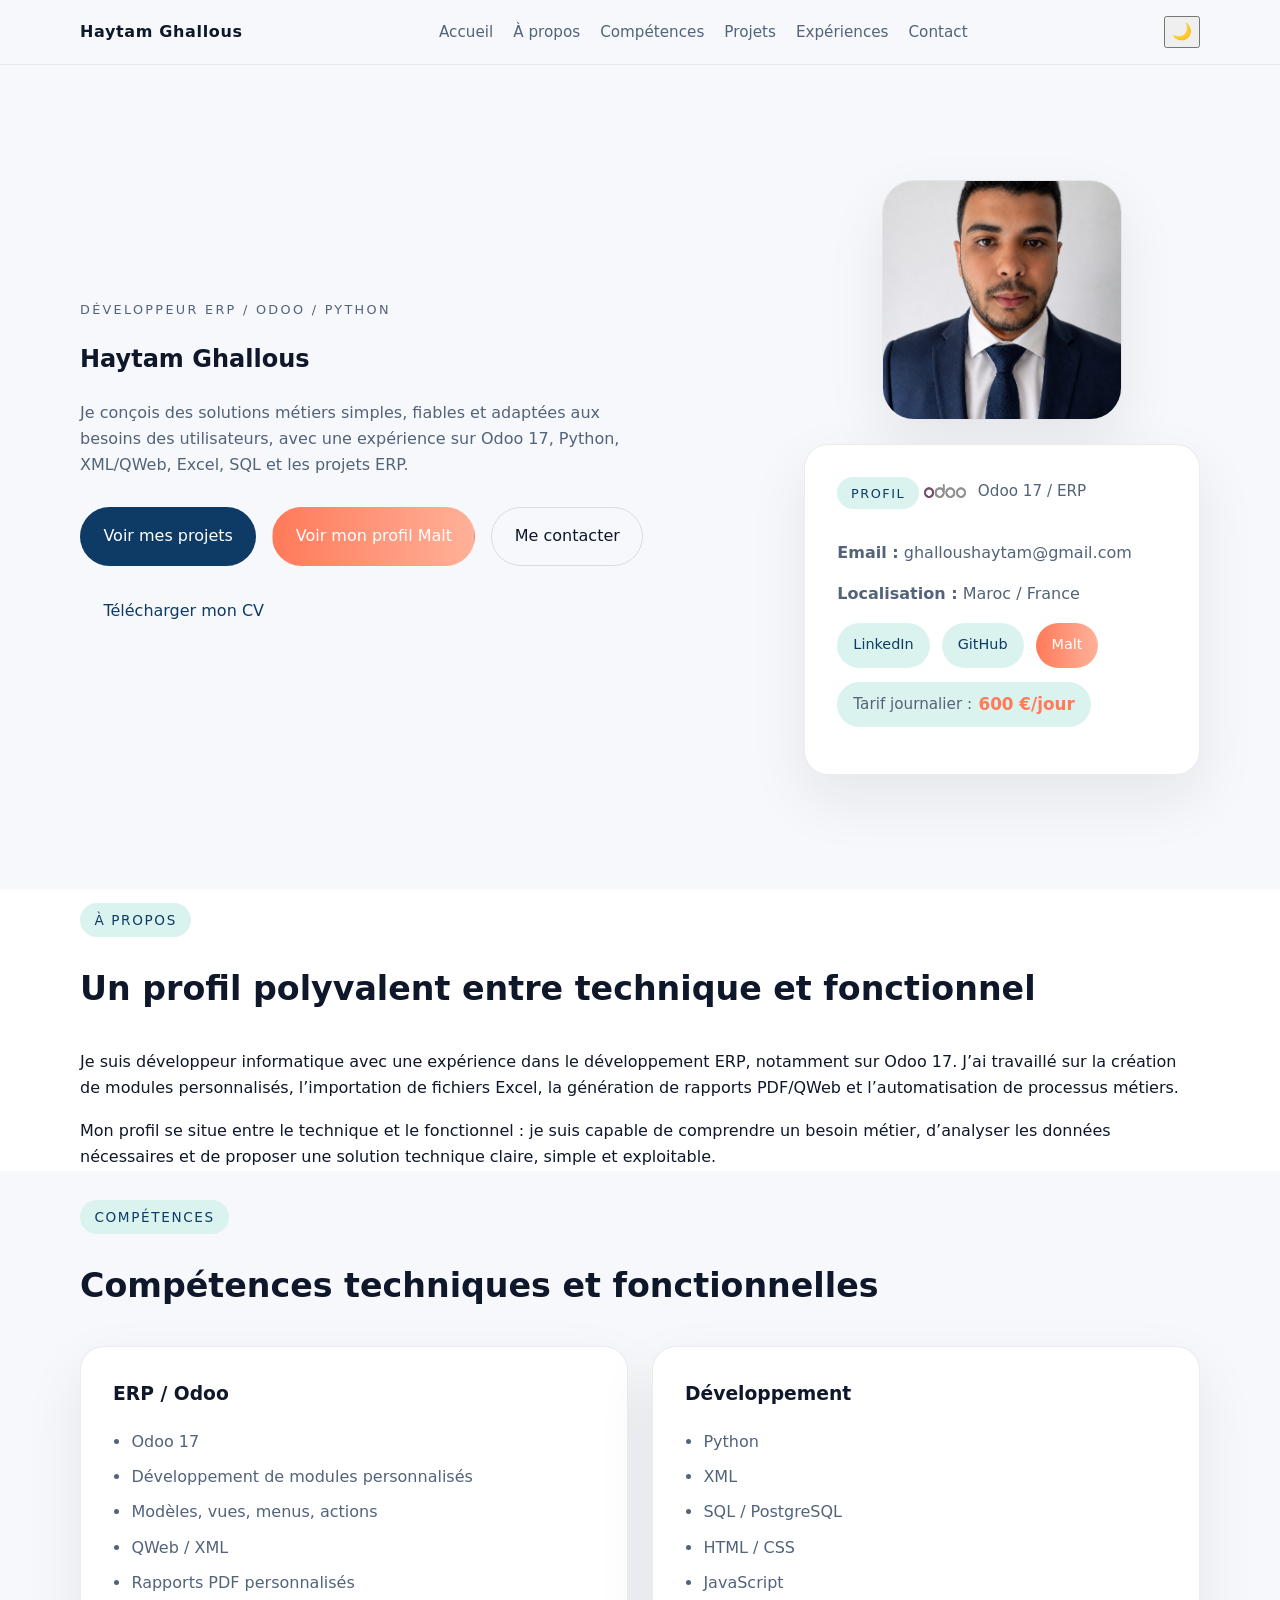
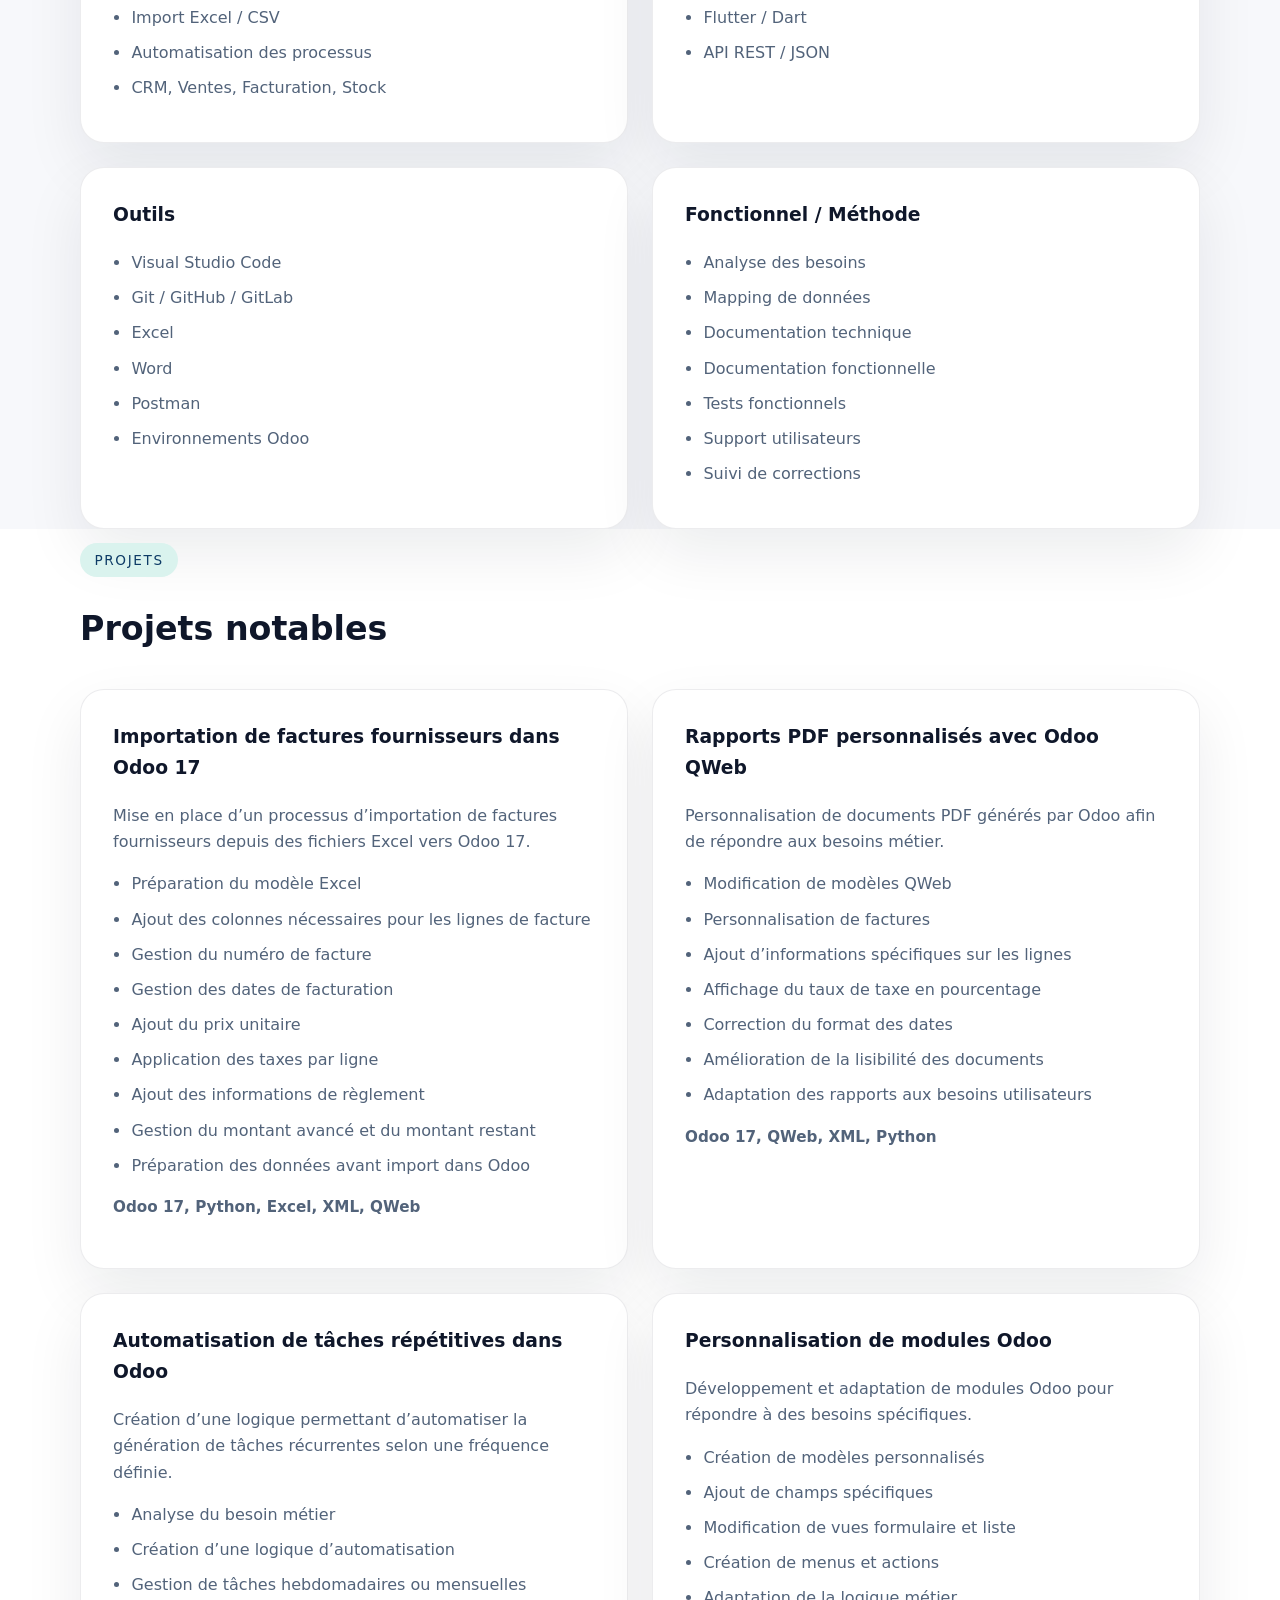
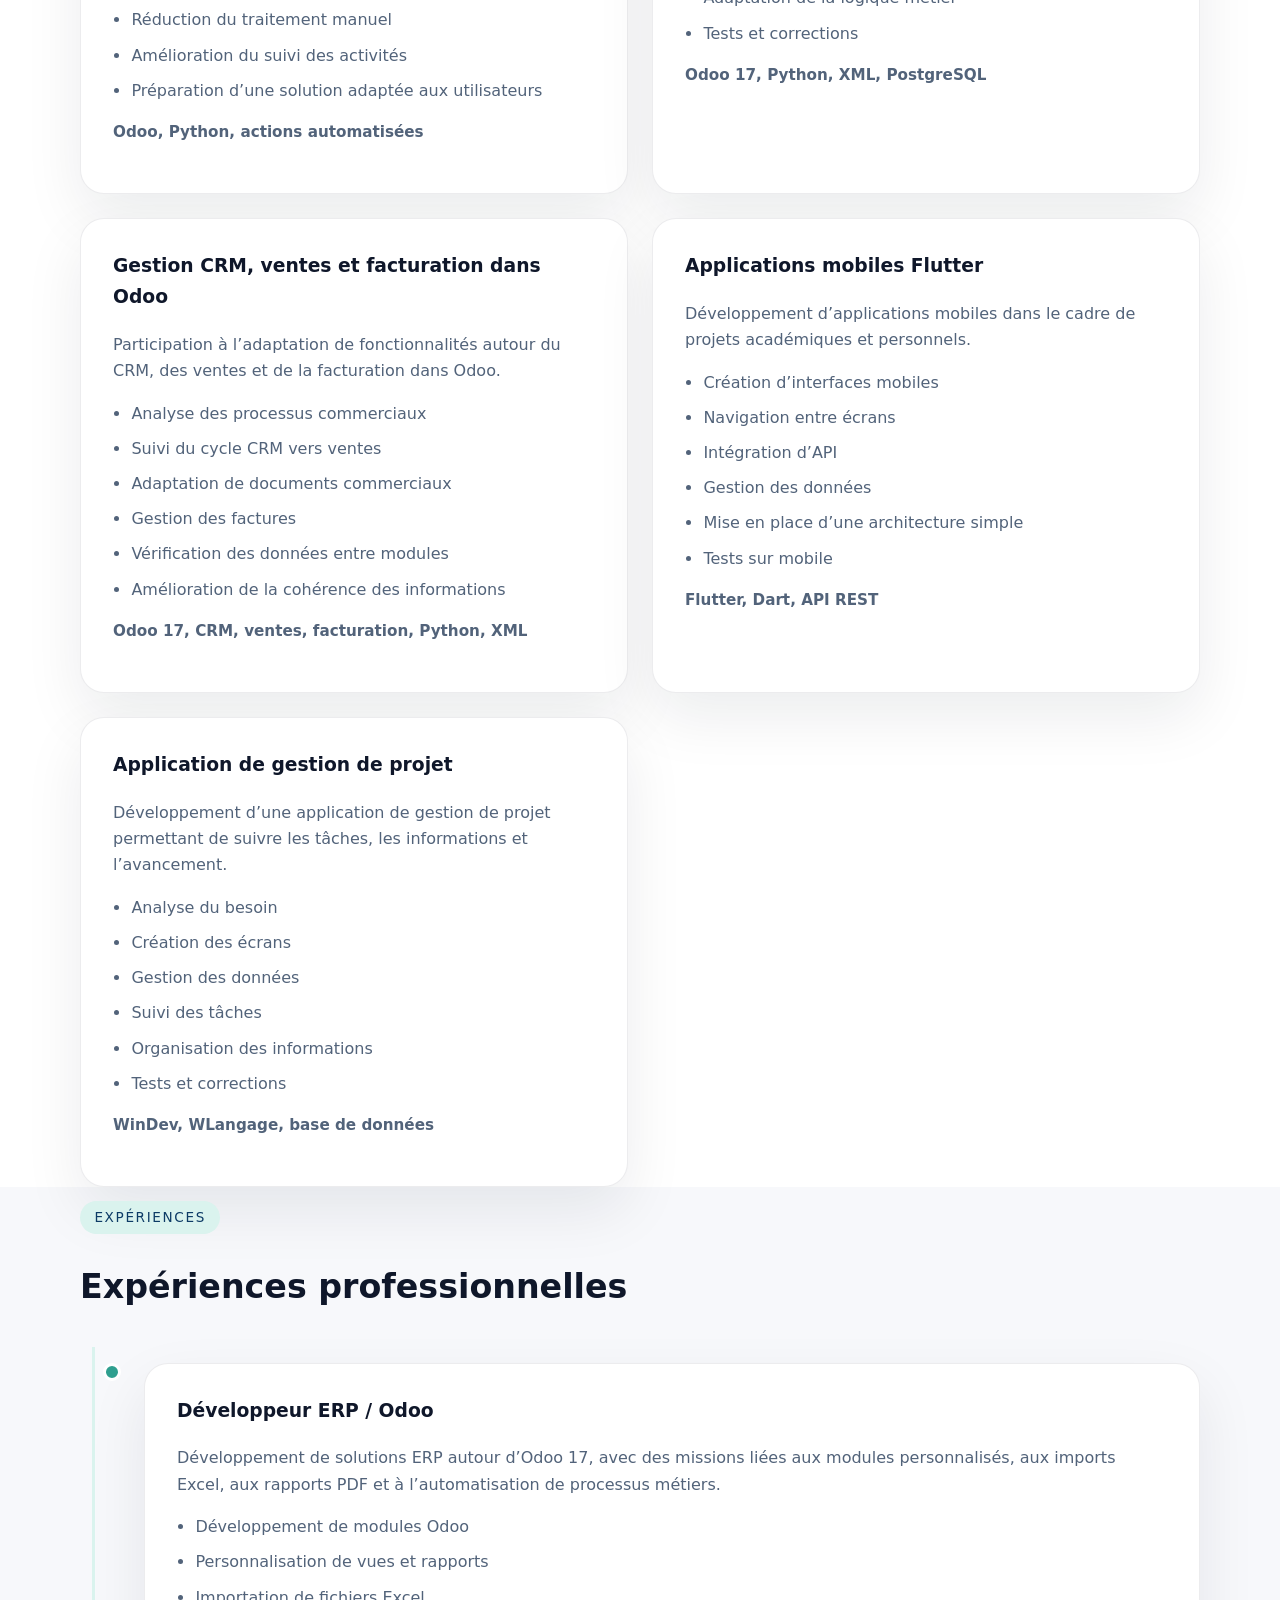
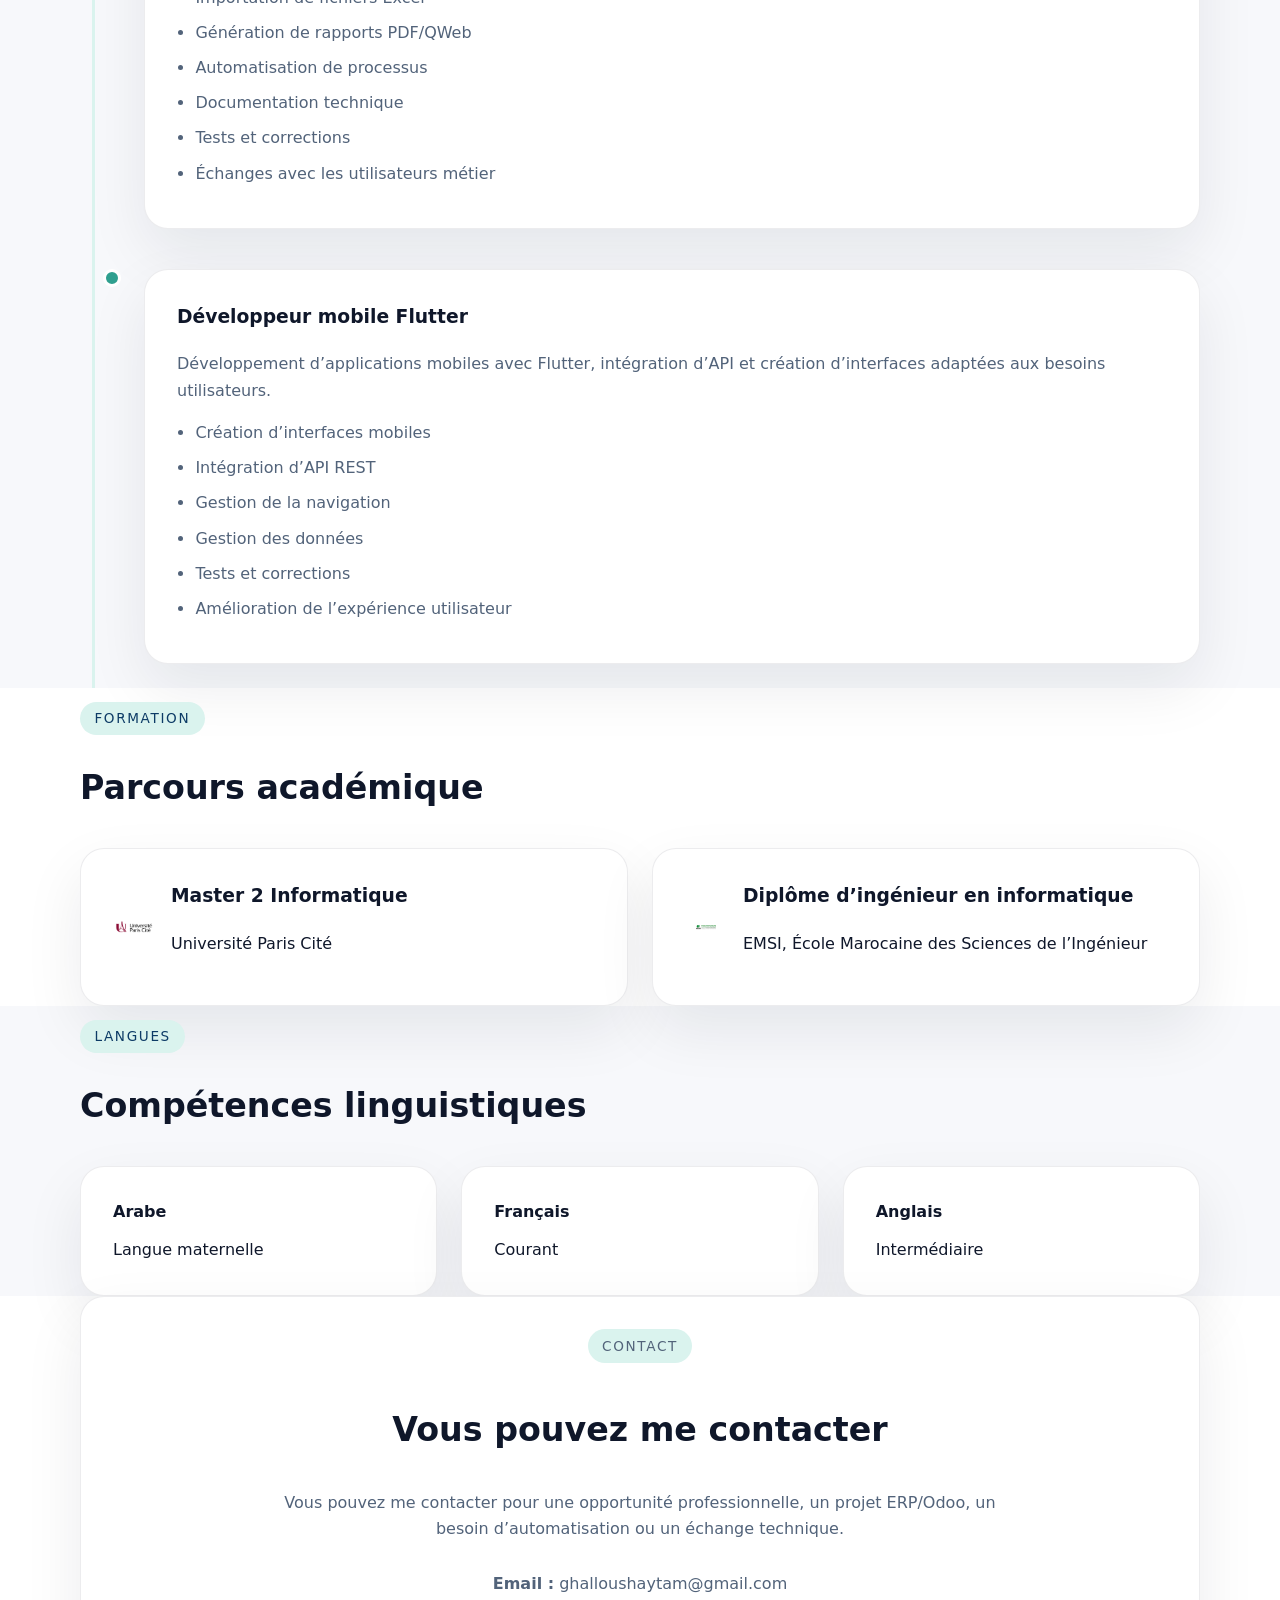
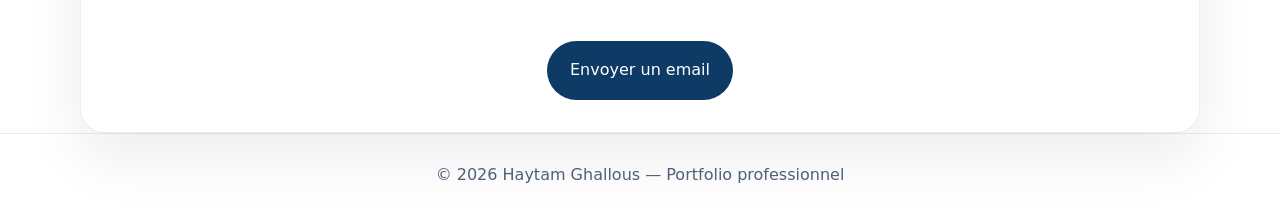
<file: index.html>
<!DOCTYPE html>
<html lang="fr">
<head>
  <meta charset="UTF-8">
  <meta name="viewport" content="width=device-width, initial-scale=1.0">
  <title>Haytam Ghallous | Développeur ERP Odoo Python</title>
  <meta name="description" content="Portfolio de Haytam Ghallous, développeur ERP/Odoo/Python spécialisé dans les solutions métiers, l’automatisation, l’intégration de données et les rapports personnalisés.">
  <meta name="author" content="Haytam Ghallous">
  <meta name="google-site-verification" content="06YcodIVCh_2icza5gKKWFtHGRibQs86YrvKbZSAom8" />
  <link rel="canonical" href="https://ghallous6.github.io/portfoliohaytam/">
  <meta property="og:title" content="Haytam Ghallous | Développeur ERP Odoo Python">
  <meta property="og:description" content="Portfolio de Haytam Ghallous, développeur ERP/Odoo/Python spécialisé dans les solutions métiers, l’automatisation, l’intégration de données et les rapports personnalisés.">
  <meta property="og:type" content="website">
  <meta property="og:url" content="https://ghallous6.github.io/portfoliohaytam/">
  <meta property="og:image" content="https://ghallous6.github.io/portfoliohaytam/assets/logo-odoo.png">
  <meta name="twitter:card" content="summary">
  <meta name="twitter:title" content="Haytam Ghallous | Développeur ERP Odoo Python">
  <meta name="twitter:description" content="Portfolio de Haytam Ghallous, développeur ERP/Odoo/Python spécialisé dans les solutions métiers, l’automatisation, l’intégration de données et les rapports personnalisés.">
  <link rel="stylesheet" href="style.css">
  <script type="application/ld+json">
  {
    "@context": "https://schema.org",
    "@type": "Person",
    "name": "Haytam Ghallous",
    "jobTitle": "Développeur ERP / Odoo / Python",
    "url": "https://ghallous6.github.io/portfoliohaytam/",
    "image": "https://ghallous6.github.io/portfoliohaytam/assets/haytam.png",
    "email": "mailto:ghalloushaytam@gmail.com",
    "sameAs": [
      "https://www.linkedin.com/in/haytam-ghallous-9b166223a/",
      "https://github.com/Ghallous6",
      "https://www.malt.fr/profile/haytamghallous#about-section"
    ]
  }
  </script>
</head>
<body>
  <header class="site-header">
    <div class="container header-inner">
      <a href="#accueil" class="brand">Haytam Ghallous</a>
      <button class="nav-toggle" aria-label="Ouvrir le menu">
        <span></span>
        <span></span>
        <span></span>
      </button>
      <nav class="site-nav">
        <a href="#accueil">Accueil</a>
        <a href="#apropos">À propos</a>
        <a href="#competences">Compétences</a>
        <a href="#projets">Projets</a>
        <a href="#experiences">Expériences</a>
        <a href="#contact">Contact</a>
      </nav>
      <button class="theme-toggle" id="themeToggle" aria-label="Changer le thème">🌙</button>
    </div>
  </header>

  <main>
    <section id="accueil" class="hero section">
      <div class="container hero-grid">
        <div class="hero-content animate-up">
          <p class="eyebrow">Développeur ERP / Odoo / Python</p>
          <h1>Haytam Ghallous</h1>
          <p>Je conçois des solutions métiers simples, fiables et adaptées aux besoins des utilisateurs, avec une expérience sur Odoo 17, Python, XML/QWeb, Excel, SQL et les projets ERP.</p>
          <div class="hero-actions">
            <a href="#projets" class="btn btn-primary">Voir mes projets</a>
            <a href="https://www.malt.fr/profile/haytamghallous#about-section" target="_blank" rel="noreferrer" class="btn btn-malt">Voir mon profil Malt</a>
            <a href="mailto:ghalloushaytam@gmail.com" class="btn btn-secondary">Me contacter</a>
            <a href="assets/cv-haytam-ghallous.pdf" target="_blank" rel="noreferrer" class="btn btn-outline">Télécharger mon CV</a>
          </div>
        </div>
        <div class="hero-panel animate-up delay-1">
          <div class="hero-avatar">
            <img src="assets/haytam.png" alt="Photo professionnelle de Haytam Ghallous">
          </div>
          <div class="profile-card">
            <div class="profile-label">Profil</div>
            <div class="brand-row">
              <img src="assets/logo-odoo.png" alt="Logo Odoo" class="brand-logo">
              <span>Odoo 17 / ERP</span>
            </div>
            <p><strong>Email :</strong> ghalloushaytam@gmail.com</p>
            <p><strong>Localisation :</strong> Maroc / France</p>
            <div class="social-links">
              <a href="https://www.linkedin.com/in/haytam-ghallous-9b166223a/" target="_blank" rel="noreferrer">LinkedIn</a>
              <a href="https://github.com/Ghallous6" target="_blank" rel="noreferrer">GitHub</a>
                <a id="maltProfile" href="https://www.malt.fr/profile/haytamghallous#about-section" target="_blank" rel="noreferrer">Malt</a>
            </div>
            <p class="malt-rate">Tarif journalier : <span id="maltRate">600 €/jour</span></p>
          </div>
        </div>
      </div>
    </section>

    <section id="apropos" class="section section-light">
      <div class="container">
        <div class="section-header animate-up">
          <p class="section-tag">À propos</p>
          <h2>Un profil polyvalent entre technique et fonctionnel</h2>
        </div>
        <div class="section-content animate-up delay-1">
          <p>Je suis développeur informatique avec une expérience dans le développement ERP, notamment sur Odoo 17. J’ai travaillé sur la création de modules personnalisés, l’importation de fichiers Excel, la génération de rapports PDF/QWeb et l’automatisation de processus métiers.</p>
          <p>Mon profil se situe entre le technique et le fonctionnel : je suis capable de comprendre un besoin métier, d’analyser les données nécessaires et de proposer une solution technique claire, simple et exploitable.</p>
        </div>
      </div>
    </section>

    <section id="competences" class="section">
      <div class="container">
        <div class="section-header animate-up">
          <p class="section-tag">Compétences</p>
          <h2>Compétences techniques et fonctionnelles</h2>
        </div>
        <div class="skills-grid">
          <div class="skill-card animate-up delay-1">
            <h3>ERP / Odoo</h3>
            <ul>
              <li>Odoo 17</li>
              <li>Développement de modules personnalisés</li>
              <li>Modèles, vues, menus, actions</li>
              <li>QWeb / XML</li>
              <li>Rapports PDF personnalisés</li>
              <li>Import Excel / CSV</li>
              <li>Automatisation des processus</li>
              <li>CRM, Ventes, Facturation, Stock</li>
            </ul>
          </div>
          <div class="skill-card animate-up delay-2">
            <h3>Développement</h3>
            <ul>
              <li>Python</li>
              <li>XML</li>
              <li>SQL / PostgreSQL</li>
              <li>HTML / CSS</li>
              <li>JavaScript</li>
              <li>Flutter / Dart</li>
              <li>API REST / JSON</li>
            </ul>
          </div>
          <div class="skill-card animate-up delay-3">
            <h3>Outils</h3>
            <ul>
              <li>Visual Studio Code</li>
              <li>Git / GitHub / GitLab</li>
              <li>Excel</li>
              <li>Word</li>
              <li>Postman</li>
              <li>Environnements Odoo</li>
            </ul>
          </div>
          <div class="skill-card animate-up delay-4">
            <h3>Fonctionnel / Méthode</h3>
            <ul>
              <li>Analyse des besoins</li>
              <li>Mapping de données</li>
              <li>Documentation technique</li>
              <li>Documentation fonctionnelle</li>
              <li>Tests fonctionnels</li>
              <li>Support utilisateurs</li>
              <li>Suivi de corrections</li>
            </ul>
          </div>
        </div>
      </div>
    </section>

    <section id="projets" class="section section-light">
      <div class="container">
        <div class="section-header animate-up">
          <p class="section-tag">Projets</p>
          <h2>Projets notables</h2>
        </div>
        <div class="projects-grid">
          <article class="project-card animate-up delay-1">
            <h3>Importation de factures fournisseurs dans Odoo 17</h3>
            <p>Mise en place d’un processus d’importation de factures fournisseurs depuis des fichiers Excel vers Odoo 17.</p>
            <ul>
              <li>Préparation du modèle Excel</li>
              <li>Ajout des colonnes nécessaires pour les lignes de facture</li>
              <li>Gestion du numéro de facture</li>
              <li>Gestion des dates de facturation</li>
              <li>Ajout du prix unitaire</li>
              <li>Application des taxes par ligne</li>
              <li>Ajout des informations de règlement</li>
              <li>Gestion du montant avancé et du montant restant</li>
              <li>Préparation des données avant import dans Odoo</li>
            </ul>
            <p class="project-tech">Odoo 17, Python, Excel, XML, QWeb</p>
          </article>
          <article class="project-card animate-up delay-2">
            <h3>Rapports PDF personnalisés avec Odoo QWeb</h3>
            <p>Personnalisation de documents PDF générés par Odoo afin de répondre aux besoins métier.</p>
            <ul>
              <li>Modification de modèles QWeb</li>
              <li>Personnalisation de factures</li>
              <li>Ajout d’informations spécifiques sur les lignes</li>
              <li>Affichage du taux de taxe en pourcentage</li>
              <li>Correction du format des dates</li>
              <li>Amélioration de la lisibilité des documents</li>
              <li>Adaptation des rapports aux besoins utilisateurs</li>
            </ul>
            <p class="project-tech">Odoo 17, QWeb, XML, Python</p>
          </article>
          <article class="project-card animate-up delay-3">
            <h3>Automatisation de tâches répétitives dans Odoo</h3>
            <p>Création d’une logique permettant d’automatiser la génération de tâches récurrentes selon une fréquence définie.</p>
            <ul>
              <li>Analyse du besoin métier</li>
              <li>Création d’une logique d’automatisation</li>
              <li>Gestion de tâches hebdomadaires ou mensuelles</li>
              <li>Réduction du traitement manuel</li>
              <li>Amélioration du suivi des activités</li>
              <li>Préparation d’une solution adaptée aux utilisateurs</li>
            </ul>
            <p class="project-tech">Odoo, Python, actions automatisées</p>
          </article>
          <article class="project-card animate-up delay-4">
            <h3>Personnalisation de modules Odoo</h3>
            <p>Développement et adaptation de modules Odoo pour répondre à des besoins spécifiques.</p>
            <ul>
              <li>Création de modèles personnalisés</li>
              <li>Ajout de champs spécifiques</li>
              <li>Modification de vues formulaire et liste</li>
              <li>Création de menus et actions</li>
              <li>Adaptation de la logique métier</li>
              <li>Tests et corrections</li>
            </ul>
            <p class="project-tech">Odoo 17, Python, XML, PostgreSQL</p>
          </article>
          <article class="project-card animate-up delay-5">
            <h3>Gestion CRM, ventes et facturation dans Odoo</h3>
            <p>Participation à l’adaptation de fonctionnalités autour du CRM, des ventes et de la facturation dans Odoo.</p>
            <ul>
              <li>Analyse des processus commerciaux</li>
              <li>Suivi du cycle CRM vers ventes</li>
              <li>Adaptation de documents commerciaux</li>
              <li>Gestion des factures</li>
              <li>Vérification des données entre modules</li>
              <li>Amélioration de la cohérence des informations</li>
            </ul>
            <p class="project-tech">Odoo 17, CRM, ventes, facturation, Python, XML</p>
          </article>
          <article class="project-card animate-up delay-6">
            <h3>Applications mobiles Flutter</h3>
            <p>Développement d’applications mobiles dans le cadre de projets académiques et personnels.</p>
            <ul>
              <li>Création d’interfaces mobiles</li>
              <li>Navigation entre écrans</li>
              <li>Intégration d’API</li>
              <li>Gestion des données</li>
              <li>Mise en place d’une architecture simple</li>
              <li>Tests sur mobile</li>
            </ul>
            <p class="project-tech">Flutter, Dart, API REST</p>
          </article>
          <article class="project-card animate-up delay-7">
            <h3>Application de gestion de projet</h3>
            <p>Développement d’une application de gestion de projet permettant de suivre les tâches, les informations et l’avancement.</p>
            <ul>
              <li>Analyse du besoin</li>
              <li>Création des écrans</li>
              <li>Gestion des données</li>
              <li>Suivi des tâches</li>
              <li>Organisation des informations</li>
              <li>Tests et corrections</li>
            </ul>
            <p class="project-tech">WinDev, WLangage, base de données</p>
          </article>
        </div>
      </div>
    </section>

    <section id="experiences" class="section">
      <div class="container">
        <div class="section-header animate-up">
          <p class="section-tag">Expériences</p>
          <h2>Expériences professionnelles</h2>
        </div>
        <div class="timeline">
          <div class="timeline-item animate-up delay-1">
            <span class="timeline-dot"></span>
            <div class="timeline-content">
              <h3>Développeur ERP / Odoo</h3>
              <p>Développement de solutions ERP autour d’Odoo 17, avec des missions liées aux modules personnalisés, aux imports Excel, aux rapports PDF et à l’automatisation de processus métiers.</p>
              <ul>
                <li>Développement de modules Odoo</li>
                <li>Personnalisation de vues et rapports</li>
                <li>Importation de fichiers Excel</li>
                <li>Génération de rapports PDF/QWeb</li>
                <li>Automatisation de processus</li>
                <li>Documentation technique</li>
                <li>Tests et corrections</li>
                <li>Échanges avec les utilisateurs métier</li>
              </ul>
            </div>
          </div>
          <div class="timeline-item animate-up delay-2">
            <span class="timeline-dot"></span>
            <div class="timeline-content">
              <h3>Développeur mobile Flutter</h3>
              <p>Développement d’applications mobiles avec Flutter, intégration d’API et création d’interfaces adaptées aux besoins utilisateurs.</p>
              <ul>
                <li>Création d’interfaces mobiles</li>
                <li>Intégration d’API REST</li>
                <li>Gestion de la navigation</li>
                <li>Gestion des données</li>
                <li>Tests et corrections</li>
                <li>Amélioration de l’expérience utilisateur</li>
              </ul>
            </div>
          </div>
        </div>
      </div>
    </section>

    <section id="formation" class="section section-light">
      <div class="container">
        <div class="section-header animate-up">
          <p class="section-tag">Formation</p>
          <h2>Parcours académique</h2>
        </div>
        <div class="education-grid animate-up delay-1">
          <div class="education-card education-card-row">
            <img class="school-logo" src="assets/logo-paris-cite.png" alt="Logo Université Paris Cité">
            <div>
              <h3>Master 2 Informatique</h3>
              <p>Université Paris Cité</p>
            </div>
          </div>
          <div class="education-card education-card-row">
            <img class="school-logo" src="assets/logo-emsi.png" alt="Logo EMSI">
            <div>
              <h3>Diplôme d’ingénieur en informatique</h3>
              <p>EMSI, École Marocaine des Sciences de l’Ingénieur</p>
            </div>
          </div>
        </div>
      </div>
    </section>

    <section id="langues" class="section">
      <div class="container">
        <div class="section-header animate-up">
          <p class="section-tag">Langues</p>
          <h2>Compétences linguistiques</h2>
        </div>
        <div class="language-grid animate-up delay-1">
          <div class="language-card"><strong>Arabe</strong><span>Langue maternelle</span></div>
          <div class="language-card"><strong>Français</strong><span>Courant</span></div>
          <div class="language-card"><strong>Anglais</strong><span>Intermédiaire</span></div>
        </div>
      </div>
    </section>

    <section id="contact" class="section section-light">
      <div class="container contact-panel animate-up">
        <div class="section-header">
          <p class="section-tag">Contact</p>
          <h2>Vous pouvez me contacter</h2>
        </div>
        <p>Vous pouvez me contacter pour une opportunité professionnelle, un projet ERP/Odoo, un besoin d’automatisation ou un échange technique.</p>
        <div class="contact-details">
          <p><strong>Email :</strong> <a href="mailto:ghalloushaytam@gmail.com">ghalloushaytam@gmail.com</a></p>
          <a class="btn btn-primary" href="mailto:ghalloushaytam@gmail.com">Envoyer un email</a>
        </div>
      </div>
    </section>
  </main>

  <button id="backToTop" class="back-to-top" aria-label="Retour en haut">↑</button>

  <footer class="site-footer">
    <div class="container">
      <p>© 2026 Haytam Ghallous — Portfolio professionnel</p>
    </div>
  </footer>

  <script src="script.js"></script>
</body>
</html>
</file>
<file: style.css>
:root {
  --bg: #f7f8fb;
  --surface: #ffffff;
  --surface-alt: #edf2f8;
  --text: #0f172a;
  --muted: #52637a;
  --primary: #0d3b66;
  --accent: #2f9f8f;
  --accent-soft: #daf3ee;
  --border: rgba(15, 23, 42, 0.08);
  --shadow: 0 24px 60px rgba(15, 23, 42, 0.08);
}

[data-theme="dark"] {
  --bg: #08111f;
  --surface: #10243a;
  --surface-alt: #153150;
  --text: #f8fafc;
  --muted: #94a3b8;
  --primary: #76c7b7;
  --accent: #f7c948;
  --accent-soft: rgba(247, 201, 72, 0.15);
  --border: rgba(255, 255, 255, 0.08);
  --shadow: 0 24px 60px rgba(0, 0, 0, 0.25);
}

* {
  box-sizing: border-box;
}

html {
  scroll-behavior: smooth;
}

body {
  margin: 0;
  font-family: Inter, system-ui, -apple-system, BlinkMacSystemFont, "Segoe UI", sans-serif;
  background: var(--bg);
  color: var(--text);
  line-height: 1.65;
}

img {
  max-width: 100%;
  display: block;
}

a {
  color: inherit;
  text-decoration: none;
}

button {
  font: inherit;
}

.container {
  width: min(1120px, calc(100% - 2rem));
  margin: 0 auto;
}

.site-header {
  position: sticky;
  top: 0;
  z-index: 20;
  backdrop-filter: blur(14px);
  background: rgba(247, 248, 251, 0.9);
  border-bottom: 1px solid rgba(15, 23, 42, 0.08);
}

[data-theme="dark"] .site-header {
  background: rgba(8, 17, 31, 0.95);
}

.header-inner {
  display: flex;
  align-items: center;
  justify-content: space-between;
  gap: 1rem;
  padding: 1rem 0;
}

.brand {
  font-weight: 700;
  letter-spacing: 0.04em;
}

.site-nav {
  display: flex;
  gap: 1.25rem;
  flex-wrap: wrap;
}

.site-nav a {
  color: var(--muted);
  font-size: 0.95rem;
}

.nav-toggle {
  display: none;
  border: 0;
  background: transparent;
  cursor: pointer;
  gap: 0.3rem;
  flex-direction: column;
  padding: 0.5rem;
}

.hero-panel {
  display: grid;
  gap: 1.5rem;
}

.hero-avatar {
  display: grid;
  place-items: center;
}

.hero-avatar img {
  width: min(240px, 100%);
  aspect-ratio: 1 / 1;
  object-fit: cover;
  border-radius: 32px;
  border: 1px solid var(--border);
  box-shadow: var(--shadow);
}

.brand-row {
  display: inline-flex;
  align-items: center;
  gap: 0.75rem;
  margin-bottom: 1rem;
  color: var(--muted);
  font-size: 0.95rem;
}

.brand-logo,
.school-logo {
  width: 42px;
  height: auto;
  object-fit: contain;
}

.btn-outline {
  background: transparent;
  color: var(--primary);
  border-color: var(--primary);
  border: 1px solid var(--primary);
}

.education-card-row {
  display: grid;
  grid-template-columns: auto 1fr;
  gap: 1rem;
  align-items: center;
}

.section-light {
  background: var(--surface);
}

.section-header {
  margin-bottom: 2rem;
}

.section-tag {
  display: inline-flex;
  padding: 0.35rem 0.9rem;
  border-radius: 999px;
  background: var(--accent-soft);
  color: var(--primary);
  font-size: 0.85rem;
  text-transform: uppercase;
  letter-spacing: 0.12em;
}

.section-header h2 {
  margin: 0.75rem 0 0;
  font-size: clamp(2rem, 2.6vw, 2.8rem);
}

.hero {
  min-height: calc(100vh - 76px);
  display: grid;
  align-items: center;
}

.hero-grid {
  display: grid;
  grid-template-columns: 1.4fr 0.8fr;
  gap: 2rem;
  align-items: center;
}

.hero-content p {
  max-width: 34rem;
  color: var(--muted);
}

.eyebrow {
  color: var(--accent);
  text-transform: uppercase;
  letter-spacing: 0.18em;
  font-size: 0.8rem;
  margin-bottom: 1rem;
}

.hero-actions {
  display: flex;
  flex-wrap: wrap;
  gap: 1rem;
  margin: 1.75rem 0;
}

.btn {
  display: inline-flex;
  align-items: center;
  justify-content: center;
  padding: 0.95rem 1.4rem;
  border-radius: 999px;
  border: 1px solid transparent;
  transition: transform 0.25s ease, background-color 0.25s ease, border-color 0.25s ease;
}

.btn:hover {
  transform: translateY(-2px);
}

.btn-primary {
  background: var(--primary);
  color: #fff;
}

.btn-secondary {
  background: transparent;
  color: var(--text);
  border-color: rgba(15, 23, 42, 0.12);
}

.btn-link {
  font-size: 0.95rem;
  color: var(--muted);
}

.btn-malt {
  background: linear-gradient(90deg, #ff7a59 0%, #ffb199 100%);
  color: #fff;
}

.profile-card {
  background: var(--surface);
  border: 1px solid var(--border);
  border-radius: 24px;
  padding: 2rem;
  box-shadow: var(--shadow);
}

.profile-label {
  display: inline-flex;
  padding: 0.35rem 0.85rem;
  border-radius: 999px;
  background: var(--accent-soft);
  color: var(--primary);
  text-transform: uppercase;
  font-size: 0.8rem;
  letter-spacing: 0.12em;
  margin-bottom: 1rem;
}

.profile-card p {
  margin: 0.9rem 0;
  color: var(--muted);
}

.social-links {
  display: flex;
  flex-wrap: wrap;
  gap: 0.75rem;
  margin-top: 1rem;
}

.social-links a {
  background: var(--accent-soft);
  color: var(--primary);
  padding: 0.65rem 1rem;
  border-radius: 999px;
  font-size: 0.9rem;
}

.social-links a#maltProfile {
  background: linear-gradient(90deg, #ff7a59 0%, #ffb199 100%);
  color: #fff;
}

.malt-rate {
  display: inline-flex;
  align-items: center;
  gap: 0.4rem;
  margin-top: 1.1rem;
  padding: 0.55rem 1rem;
  border-radius: 999px;
  background: var(--accent-soft);
  font-size: 0.95rem;
}

.malt-rate #maltRate {
  font-weight: 700;
  font-size: 1.05rem;
  color: #ff7a59;
}

.skills-grid,
.projects-grid,
.education-grid,
.language-grid {
  display: grid;
  gap: 1.5rem;
}

.skills-grid {
  grid-template-columns: repeat(2, minmax(0, 1fr));
}

.skill-card,
.contact-panel,
.project-card,
.education-card,
.language-card,
.timeline-content {
  background: var(--surface);
  border: 1px solid var(--border);
  border-radius: 24px;
  padding: 2rem;
  box-shadow: var(--shadow);
}

.skill-card h3,
.project-card h3,
.timeline-content h3,
.education-card h3,
.language-card strong {
  margin-top: 0;
}

.skill-card ul,
.project-card ul,
.timeline-content ul {
  margin: 1rem 0 0;
  padding-left: 1.15rem;
  color: var(--muted);
}

.skill-card li,
.project-card li,
.timeline-content li {
  margin-bottom: 0.55rem;
}

.projects-grid {
  grid-template-columns: repeat(2, minmax(0, 1fr));
}

.project-card p {
  margin: 1rem 0;
  color: var(--muted);
}

.project-tech {
  margin-top: 1rem;
  font-size: 0.95rem;
  color: var(--primary);
  font-weight: 600;
}

.timeline {
  position: relative;
  padding-left: 1.5rem;
}

.timeline::before {
  content: "";
  position: absolute;
  left: 12px;
  top: 0;
  bottom: 0;
  width: 3px;
  background: var(--accent-soft);
}

.timeline-item {
  position: relative;
  padding: 1rem 0 1.5rem 2.5rem;
}

.timeline-dot {
  position: absolute;
  left: -1px;
  top: 1rem;
  width: 18px;
  height: 18px;
  background: var(--accent);
  border-radius: 50%;
  border: 3px solid var(--surface);
}

.timeline-content p {
  color: var(--muted);
}

.education-grid {
  grid-template-columns: repeat(2, minmax(0, 1fr));
}

.language-grid {
  grid-template-columns: repeat(3, minmax(0, 1fr));
}

.language-card {
  display: flex;
  flex-direction: column;
  gap: 0.75rem;
}

.contact-panel {
  text-align: center;
}

.contact-panel p {
  max-width: 46rem;
  margin: 0 auto 1.75rem;
  color: var(--muted);
}

.contact-details {
  display: flex;
  flex-direction: column;
  align-items: center;
  gap: 1rem;
}

.back-to-top {
  position: fixed;
  right: 1.5rem;
  bottom: 1.5rem;
  width: 44px;
  height: 44px;
  border-radius: 50%;
  border: 0;
  background: var(--primary);
  color: #fff;
  cursor: pointer;
  display: none;
  align-items: center;
  justify-content: center;
  box-shadow: 0 18px 32px rgba(15, 23, 42, 0.18);
}

.site-footer {
  padding: 1.75rem 0;
  background: var(--surface);
  border-top: 1px solid var(--border);
}

.site-footer p {
  text-align: center;
  margin: 0;
  color: var(--muted);
}

.animate-up {
  opacity: 0;
  transform: translateY(24px);
  transition: transform 0.7s ease, opacity 0.7s ease;
}

.animate-up.visible {
  opacity: 1;
  transform: translateY(0);
}

.delay-1 { transition-delay: 0.1s; }
.delay-2 { transition-delay: 0.2s; }
.delay-3 { transition-delay: 0.3s; }
.delay-4 { transition-delay: 0.4s; }
.delay-5 { transition-delay: 0.5s; }
.delay-6 { transition-delay: 0.6s; }
.delay-7 { transition-delay: 0.7s; }

@media (max-width: 900px) {
  .hero-grid,
  .skills-grid,
  .projects-grid,
  .education-grid,
  .language-grid {
    grid-template-columns: 1fr;
  }

  .header-inner {
    flex-wrap: wrap;
    align-items: center;
  }

  .nav-toggle {
    display: flex;
  }

  .site-nav {
    position: absolute;
    top: 100%;
    right: 0;
    left: 0;
    flex-direction: column;
    align-items: flex-start;
    gap: 1rem;
    padding: 1.5rem 2rem;
    background: var(--surface);
    border-bottom: 1px solid var(--border);
    transform: translateY(-120%);
    transition: transform 0.35s ease;
    visibility: hidden;
    opacity: 0;
  }

  .site-nav.open {
    transform: translateY(0);
    visibility: visible;
    opacity: 1;
  }
}

@media (max-width: 680px) {
  .hero {
    padding-top: 4rem;
  }

  .hero-content p,
  .contact-panel p {
    font-size: 0.98rem;
  }

  .btn {
    width: 100%;
  }

  .hero-actions {
    flex-direction: column;
  }
}
</file>
